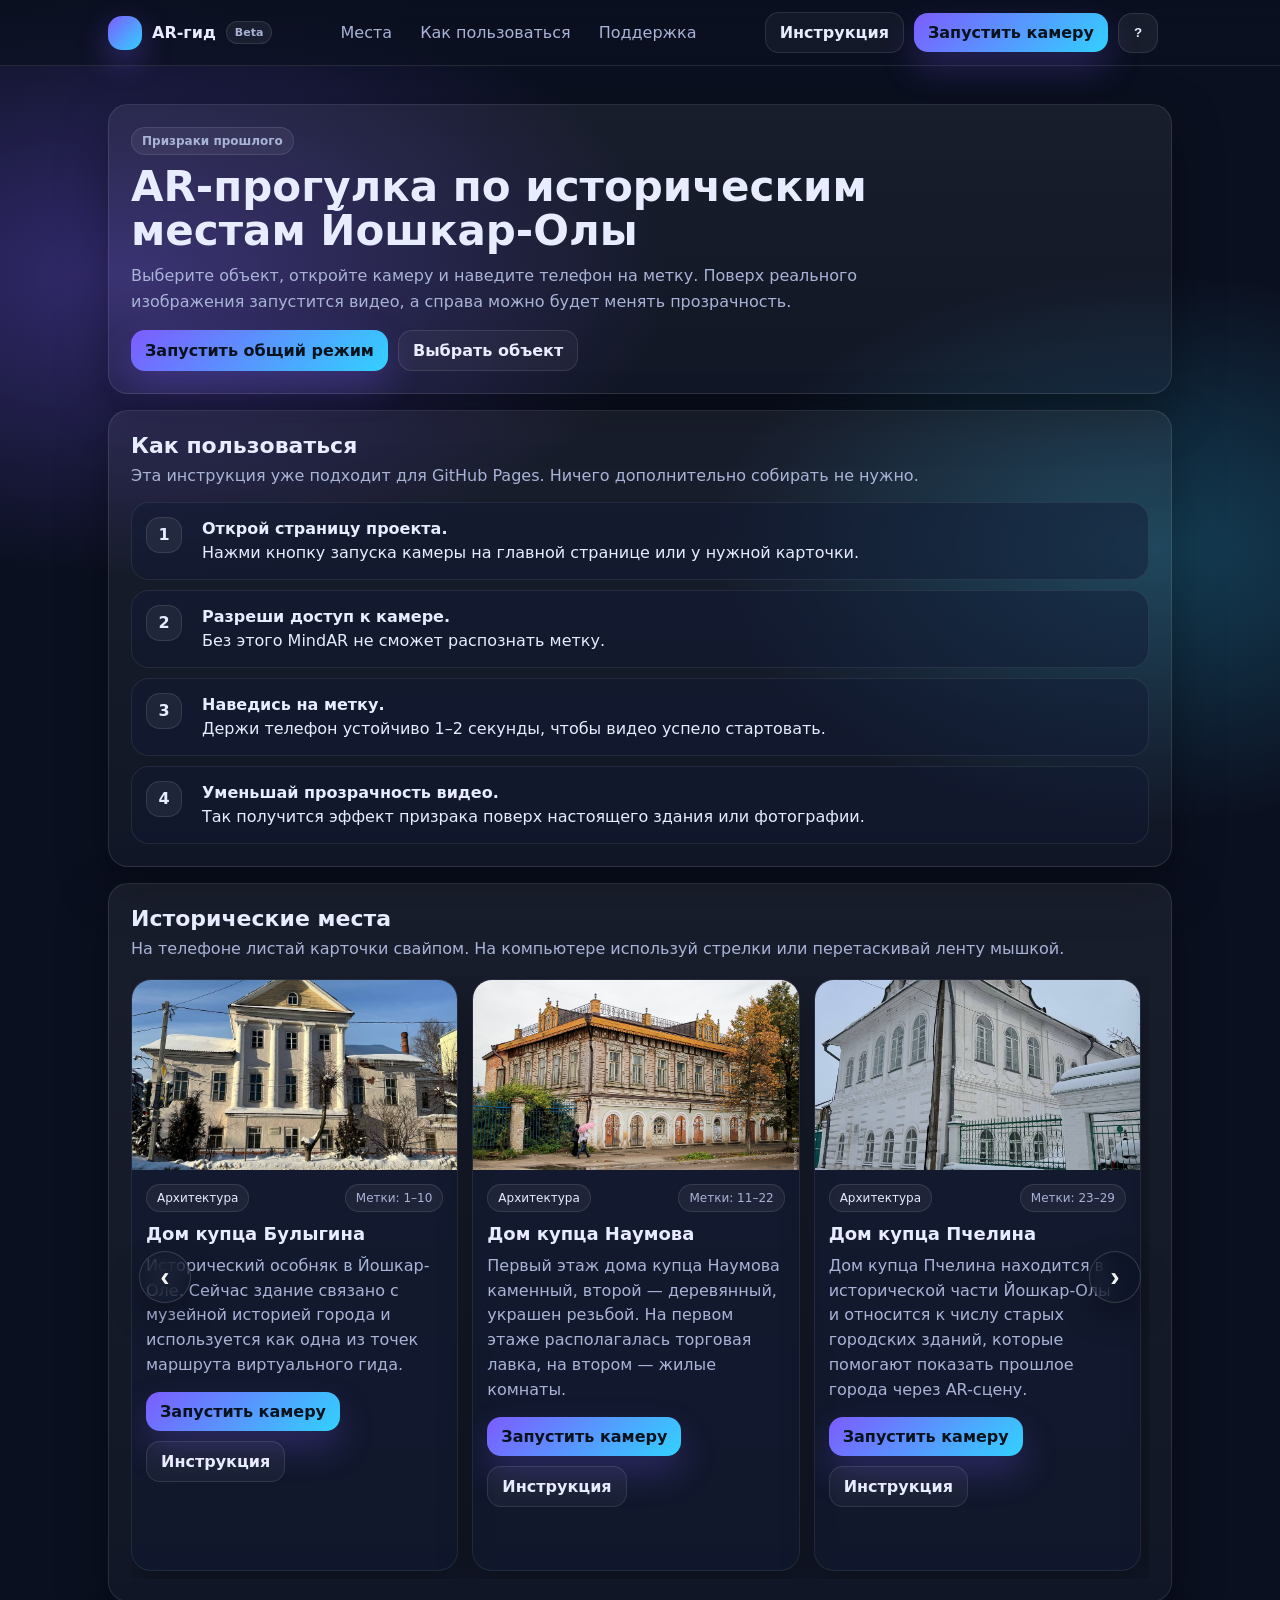
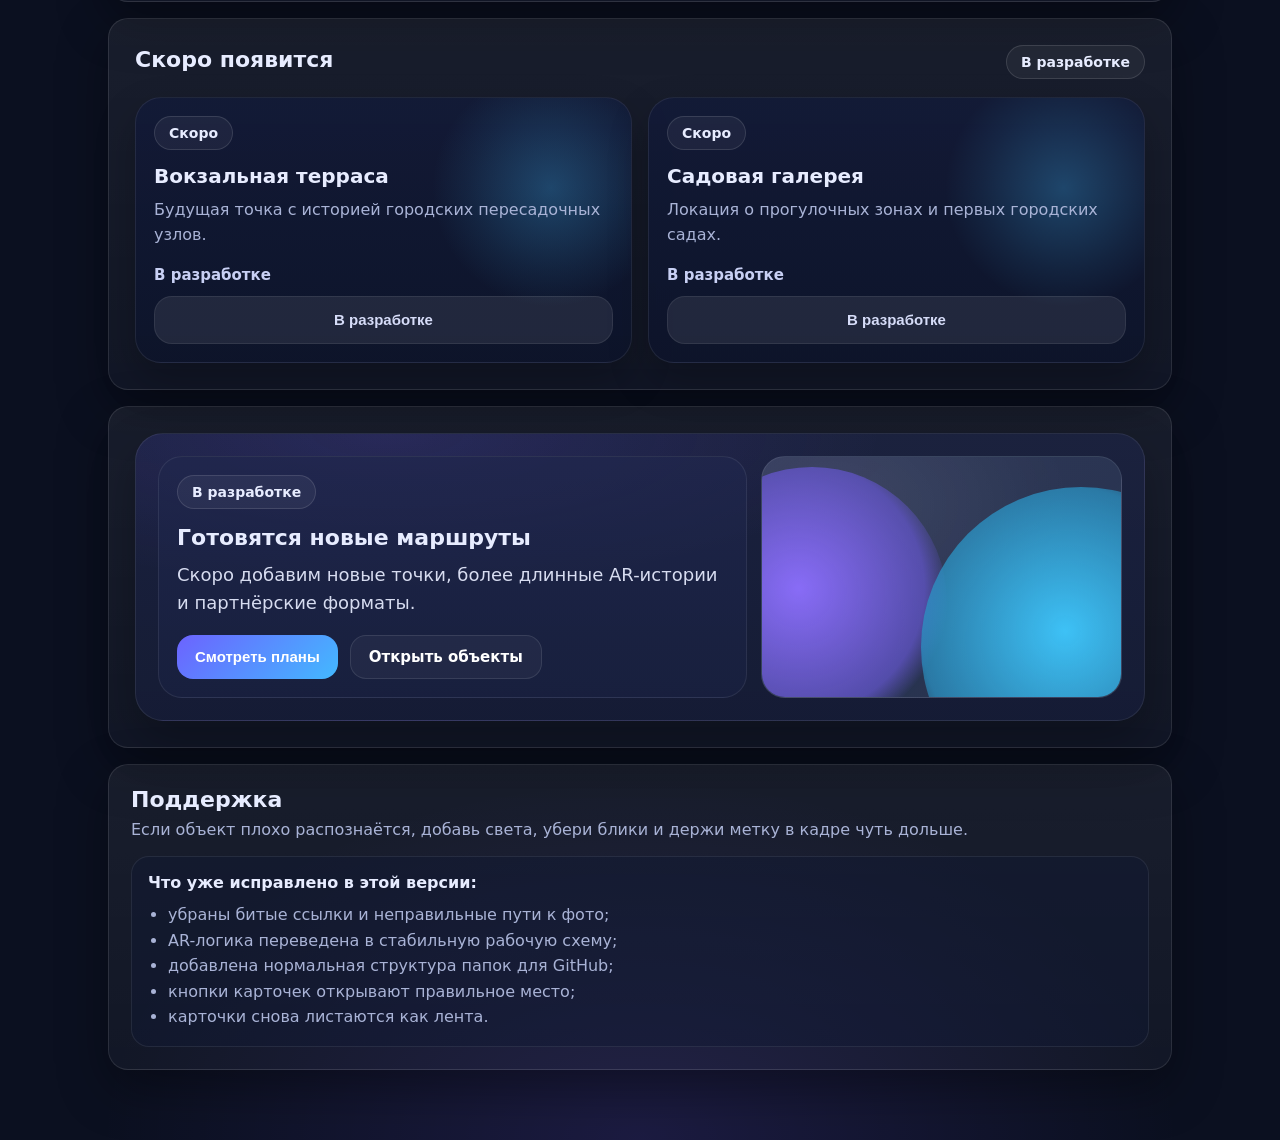
<file: index.html>
<!doctype html>
<html lang="ru">
<head>
  <meta charset="utf-8">
  <meta name="viewport" content="width=device-width, initial-scale=1">
  <title>AR-гид по Йошкар-Оле</title>
  <meta name="description" content="AR-гид по историческим местам Йошкар-Олы с видео поверх реального изображения.">
  <link rel="stylesheet" href="styles.css">
</head>
<body>
  <header class="topbar">
    <div class="topbar__inner">
      <a class="brand" href="index.html" aria-label="На главную">
        <span class="brand__logo" aria-hidden="true"></span>
        <span class="brand__text">AR-гид</span>
        <span class="brand__badge">Beta</span>
      </a>

      <nav class="nav" aria-label="Основная навигация">
        <a class="nav__link" href="#places">Места</a>
        <a class="nav__link" href="#how">Как пользоваться</a>
        <a class="nav__link" href="#support">Поддержка</a>
      </nav>

      <div class="actions">
        <a class="btn btn--ghost" href="#how">Инструкция</a>
        <a class="btn btn--primary" href="camera.html">Запустить камеру</a>
        <button class="iconbtn" type="button" aria-label="Справка" id="helpBtn">?</button>
      </div>

      <button class="burger" type="button" aria-label="Открыть меню" aria-expanded="false">
        <span></span><span></span><span></span>
      </button>
    </div>

    <div class="drawer" hidden>
      <a class="drawer__link" href="#places">Места</a>
      <a class="drawer__link" href="#how">Как пользоваться</a>
      <a class="drawer__link" href="#support">Поддержка</a>
      <div class="drawer__actions">
        <a class="btn btn--ghost" href="#how">Инструкция</a>
        <a class="btn btn--primary" href="camera.html">Запустить камеру</a>
      </div>
    </div>
  </header>

  <main class="wrap">
    <section class="panel hero">
      <p class="eyebrow">Призраки прошлого</p>
      <h1 class="hero__title">AR-прогулка по историческим местам Йошкар-Олы</h1>
      <p class="hero__text">
        Выберите объект, откройте камеру и наведите телефон на метку. Поверх реального изображения запустится видео, а справа можно будет менять прозрачность.
      </p>
      <div class="hero__actions">
        <a class="btn btn--primary" href="camera.html">Запустить общий режим</a>
        <a class="btn btn--ghost" href="#places">Выбрать объект</a>
      </div>
    </section>

    <section class="panel" id="how">
      <div class="sectionHead">
        <h2 class="section__title">Как пользоваться</h2>
        <p class="section__text">Эта инструкция уже подходит для GitHub Pages. Ничего дополнительно собирать не нужно.</p>
      </div>
      <ol class="steps">
        <li class="step"><span class="step__num">1</span><div><strong>Открой страницу проекта.</strong><br>Нажми кнопку запуска камеры на главной странице или у нужной карточки.</div></li>
        <li class="step"><span class="step__num">2</span><div><strong>Разреши доступ к камере.</strong><br>Без этого MindAR не сможет распознать метку.</div></li>
        <li class="step"><span class="step__num">3</span><div><strong>Наведись на метку.</strong><br>Держи телефон устойчиво 1–2 секунды, чтобы видео успело стартовать.</div></li>
        <li class="step"><span class="step__num">4</span><div><strong>Уменьшай прозрачность видео.</strong><br>Так получится эффект призрака поверх настоящего здания или фотографии.</div></li>
      </ol>
    </section>

    <section class="panel" id="places">
      <div class="sectionHead">
        <h2 class="section__title">Исторические места</h2>
        <p class="section__text">На телефоне листай карточки свайпом. На компьютере используй стрелки или перетаскивай ленту мышкой.</p>
      </div>

      <div class="placeCarousel">
        <button class="carouselBtn carouselBtn--prev" id="placesPrev" type="button" aria-label="Предыдущие карточки" hidden>&#8249;</button>
        <div class="placeGrid" id="placeGrid"></div>
        <button class="carouselBtn carouselBtn--next" id="placesNext" type="button" aria-label="Следующие карточки" hidden>&#8250;</button>
      </div>
    </section>

    <section class="panel soonSection" id="soon">
      <div class="soonSection__head">
        <h2 class="section__title">Скоро появится</h2>
        <span class="soonBadge">В разработке</span>
      </div>

      <div class="soonGrid">
        <article class="soonCard">
          <div class="soonCard__bg"></div>
          <div class="soonCard__content">
            <span class="soonCard__tag">Скоро</span>
            <h3 class="soonCard__title">Вокзальная терраса</h3>
            <p class="soonCard__text">
              Будущая точка с историей городских пересадочных узлов.
            </p>
            <div class="soonCard__status">В разработке</div>
            <button class="soonCard__button" type="button" disabled>В разработке</button>
          </div>
        </article>

        <article class="soonCard">
          <div class="soonCard__bg"></div>
          <div class="soonCard__content">
            <span class="soonCard__tag">Скоро</span>
            <h3 class="soonCard__title">Садовая галерея</h3>
            <p class="soonCard__text">
              Локация о прогулочных зонах и первых городских садах.
            </p>
            <div class="soonCard__status">В разработке</div>
            <button class="soonCard__button" type="button" disabled>В разработке</button>
          </div>
        </article>
      </div>
    </section>

    <section class="panel roadmapSection">
      <div class="roadmapCard">
        <div class="roadmapCard__left">
          <span class="roadmapCard__tag">В разработке</span>
          <h2 class="roadmapCard__title">Готовятся новые маршруты</h2>
          <p class="roadmapCard__text">
            Скоро добавим новые точки, более длинные AR-истории и партнёрские форматы.
          </p>

          <div class="roadmapCard__actions">
            <button class="roadmapBtn roadmapBtn--primary" type="button" disabled>Смотреть планы</button>
            <a class="roadmapBtn roadmapBtn--ghost" href="#places">Открыть объекты</a>
          </div>
        </div>

        <div class="roadmapCard__art" aria-hidden="true">
          <div class="roadmapShape roadmapShape--purple"></div>
          <div class="roadmapShape roadmapShape--blue"></div>
        </div>
      </div>
    </section>

    <section class="panel" id="support">
      <div class="sectionHead">
        <h2 class="section__title">Поддержка</h2>
        <p class="section__text">Если объект плохо распознаётся, добавь света, убери блики и держи метку в кадре чуть дольше.</p>
      </div>
      <div class="supportBox">
        <div>
          <strong>Что уже исправлено в этой версии:</strong>
          <ul class="supportList">
            <li>убраны битые ссылки и неправильные пути к фото;</li>
            <li>AR-логика переведена в стабильную рабочую схему;</li>
            <li>добавлена нормальная структура папок для GitHub;</li>
            <li>кнопки карточек открывают правильное место;</li>
            <li>карточки снова листаются как лента.</li>
          </ul>
        </div>
      </div>
    </section>
  </main>

  <script src="places.js"></script>
  <script src="header.js"></script>
  <script src="index.js"></script>
</body>
</html>
</file>
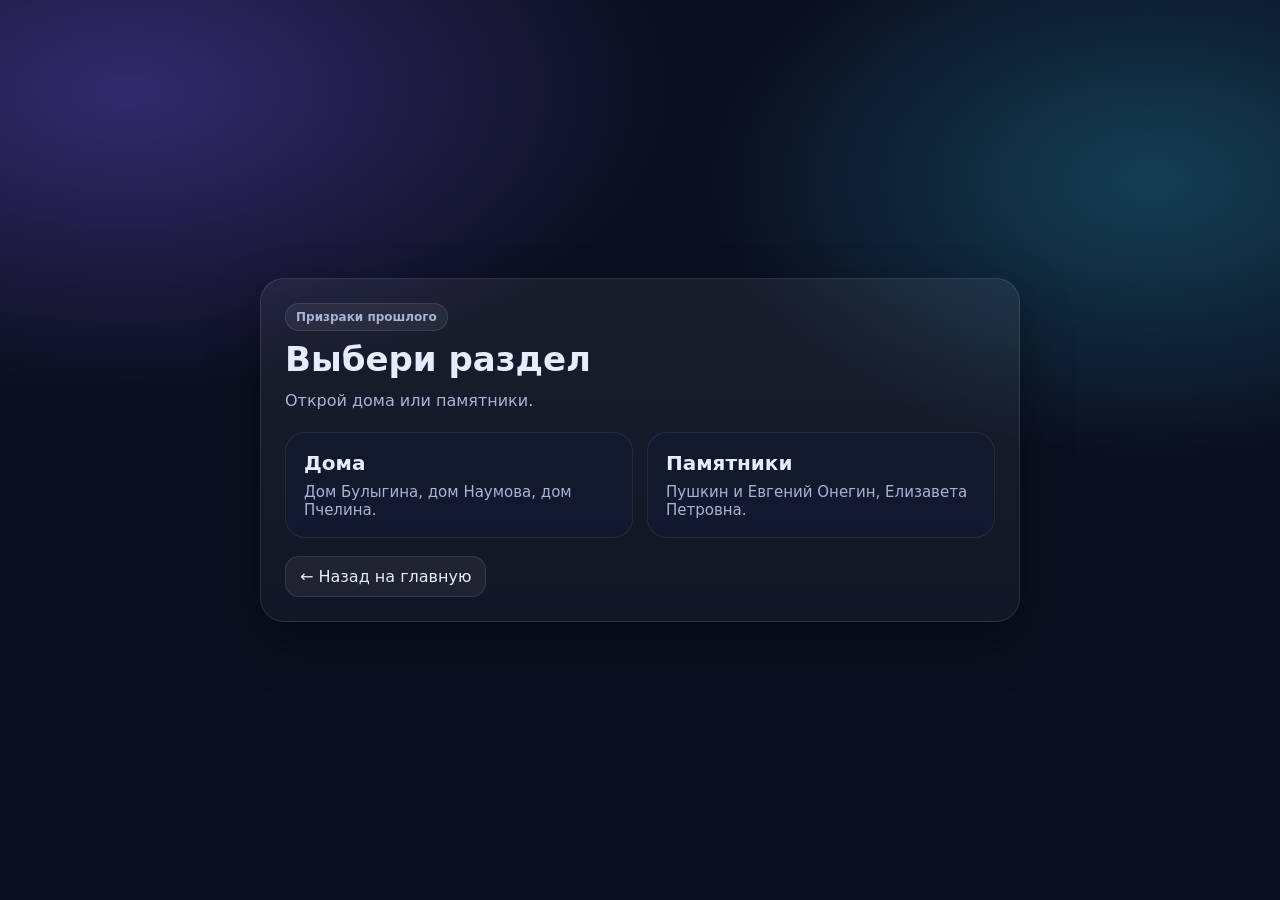
<file: camera.html>
<!DOCTYPE html>
<html lang="ru">
<head>
  <meta charset="utf-8">
  <title>AR — выбор раздела</title>
  <meta name="viewport" content="width=device-width, initial-scale=1">
  <style>
    :root{
      --bg:#0b1020;
      --text:#e7ecff;
      --muted:#a9b3d6;
      --stroke:rgba(255,255,255,.10);
      --accent:#7c5cff;
      --accent2:#32d1ff;
    }
    *{box-sizing:border-box;}
    body{
      margin:0;
      min-height:100vh;
      font-family:system-ui,-apple-system,Segoe UI,Roboto,Arial,sans-serif;
      color:var(--text);
      background:
        radial-gradient(900px 500px at 10% 10%, rgba(124,92,255,.35), transparent 60%),
        radial-gradient(800px 500px at 90% 20%, rgba(50,209,255,.24), transparent 55%),
        var(--bg);
      display:flex;
      align-items:center;
      justify-content:center;
      padding:20px;
    }
    .panel{
      width:min(760px, 100%);
      padding:24px;
      border-radius:24px;
      border:1px solid var(--stroke);
      background:linear-gradient(180deg, rgba(255,255,255,.06), rgba(255,255,255,.03));
      box-shadow:0 20px 50px rgba(0,0,0,.35);
    }
    .eyebrow{
      display:inline-flex;
      padding:6px 10px;
      border-radius:999px;
      background:rgba(255,255,255,.06);
      border:1px solid rgba(255,255,255,.10);
      color:var(--muted);
      font-size:12px;
      font-weight:800;
      margin-bottom:10px;
    }
    h1{
      margin:0 0 10px;
      font-size:34px;
      line-height:1.1;
    }
    p{
      margin:0 0 18px;
      color:var(--muted);
      line-height:1.6;
    }
    .grid{
      display:grid;
      grid-template-columns:repeat(2, minmax(0, 1fr));
      gap:14px;
      margin-top:16px;
    }
    .card{
      display:block;
      padding:18px;
      border-radius:20px;
      border:1px solid rgba(255,255,255,.08);
      background:rgba(17,26,51,.45);
      color:var(--text);
      text-decoration:none;
    }
    .card:hover{
      transform:translateY(-1px);
      filter:brightness(1.05);
    }
    .card__title{
      margin:0 0 8px;
      font-size:20px;
      font-weight:800;
    }
    .card__text{
      margin:0;
      font-size:15px;
      color:var(--muted);
    }
    .back{
      display:inline-flex;
      margin-top:18px;
      color:var(--text);
      text-decoration:none;
      padding:10px 14px;
      border-radius:14px;
      border:1px solid rgba(255,255,255,.10);
      background:rgba(255,255,255,.05);
    }
    @media (max-width:700px){
      h1{font-size:28px;}
      .grid{grid-template-columns:1fr;}
    }
  </style>
</head>
<body>
  <div class="panel">
    <div class="eyebrow">Призраки прошлого</div>
    <h1>Выбери раздел</h1>
    <p id="infoText">Открой дома или памятники.</p>

    <div class="grid" id="chooser">
      <a class="card" href="camera-homes.html">
        <div class="card__title">Дома</div>
        <div class="card__text">Дом Булыгина, дом Наумова, дом Пчелина.</div>
      </a>

      <a class="card" href="camera-monuments.html">
        <div class="card__title">Памятники</div>
        <div class="card__text">Пушкин и Евгений Онегин, Елизавета Петровна.</div>
      </a>
    </div>

    <a class="back" href="index.html">← Назад на главную</a>
  </div>

  <script src="places.js"></script>
  <script>
    (function () {
      const url = new URL(window.location.href);
      const placeSlug = url.searchParams.get("place") || "";
      const groupSlug = url.searchParams.get("group") || "";
      const infoText = document.getElementById("infoText");

      if (placeSlug) {
        const place = window.getPlaceBySlug(placeSlug);

        if (place && place.enabled) {
          if (place.group === "homes") {
            window.location.replace(`camera-homes.html?place=${encodeURIComponent(place.slug)}`);
            return;
          }

          if (place.group === "monuments") {
            window.location.replace(`camera-monuments.html?place=${encodeURIComponent(place.slug)}`);
            return;
          }
        }

        infoText.textContent = "Объект не найден. Выбери раздел вручную.";
        return;
      }

      if (groupSlug === "homes") {
        window.location.replace("camera-homes.html");
        return;
      }

      if (groupSlug === "monuments") {
        window.location.replace("camera-monuments.html");
        return;
      }
    })();
  </script>
</body>
</html>
</file>
<file: styles.css>
:root{
  --bg:#0b1020;
  --panel:#111a33;
  --panelSoft:rgba(255,255,255,.04);
  --text:#e7ecff;
  --muted:#a9b3d6;
  --stroke:rgba(255,255,255,.10);
  --accent:#7c5cff;
  --accent2:#32d1ff;
  --radius:20px;
  --shadow:0 18px 50px rgba(0,0,0,.35);
}

*{box-sizing:border-box;}
html{scroll-behavior:smooth;}
body{
  margin:0;
  font-family:system-ui,-apple-system,Segoe UI,Roboto,Arial,sans-serif;
  color:var(--text);
  background:
    radial-gradient(900px 500px at 10% 10%, rgba(124,92,255,.35), transparent 60%),
    radial-gradient(800px 500px at 90% 20%, rgba(50,209,255,.24), transparent 55%),
    radial-gradient(900px 600px at 50% 100%, rgba(124,92,255,.15), transparent 60%),
    var(--bg);
}
a{color:inherit;text-decoration:none;}
img{max-width:100%;}

.topbar{
  position:sticky;
  top:0;
  z-index:50;
  backdrop-filter:blur(12px);
  background:linear-gradient(180deg, rgba(11,16,32,.84), rgba(11,16,32,.62));
  border-bottom:1px solid var(--stroke);
}
.topbar__inner{
  max-width:1100px;
  margin:0 auto;
  padding:12px 18px;
  display:grid;
  grid-template-columns:auto 1fr auto auto;
  gap:14px;
  align-items:center;
}
.brand{display:flex;align-items:center;gap:10px;font-weight:800;white-space:nowrap;}
.brand__logo{
  width:34px;height:34px;border-radius:14px;
  background:linear-gradient(135deg,var(--accent),var(--accent2));
  box-shadow:0 12px 30px rgba(124,92,255,.35);
}
.brand__badge{
  padding:4px 8px;border-radius:999px;border:1px solid var(--stroke);
  background:rgba(255,255,255,.06);color:var(--muted);font-size:11px;
}
.nav{display:flex;justify-content:center;gap:6px;}
.nav__link,.footer__link{
  color:var(--muted);padding:8px 10px;border-radius:12px;border:1px solid transparent;
}
.nav__link:hover,.footer__link:hover{
  color:var(--text);
  background:rgba(255,255,255,.06);
  border-color:rgba(255,255,255,.08);
}
.actions{display:flex;align-items:center;gap:10px;justify-content:flex-end;}
.btn{
  display:inline-flex;align-items:center;justify-content:center;gap:8px;
  padding:10px 14px;border-radius:14px;border:1px solid var(--stroke);
  background:rgba(255,255,255,.06);color:var(--text);font-weight:700;cursor:pointer;
}
.btn:hover{filter:brightness(1.06);transform:translateY(-1px);}
.btn--primary{
  background:linear-gradient(135deg,var(--accent),var(--accent2));
  border:none;color:#07121d;box-shadow:0 16px 34px rgba(124,92,255,.25);
}
.btn--ghost{background:rgba(255,255,255,.04);}
.btn--disabled{
  background:rgba(255,255,255,.03);
  color:#7f8ab2;
  cursor:not-allowed;
}
.iconbtn,.burger{
  width:40px;height:40px;border-radius:14px;border:1px solid var(--stroke);
  background:rgba(255,255,255,.06);color:var(--text);cursor:pointer;
}
.iconbtn{font-weight:800;}
.burger{display:none;padding:10px;}
.burger span{
  display:block;height:2px;width:100%;
  background:rgba(231,236,255,.85);border-radius:99px;
}
.drawer{max-width:1100px;margin:0 auto;padding:0 18px 14px;}
.drawer__link{
  display:block;margin-top:8px;padding:12px;border-radius:14px;
  border:1px solid rgba(255,255,255,.08);background:rgba(255,255,255,.04);
}
.drawer__actions{display:flex;gap:10px;flex-wrap:wrap;margin-top:12px;}

.wrap{max-width:1100px;margin:0 auto;padding:22px 18px 70px;}
.panel{
  margin-top:16px;padding:22px;border-radius:var(--radius);border:1px solid var(--stroke);
  background:linear-gradient(180deg, rgba(255,255,255,.06), rgba(255,255,255,.03));
  box-shadow:var(--shadow);
}
.eyebrow{
  display:inline-flex;margin:0 0 10px;padding:6px 10px;border-radius:999px;
  background:rgba(255,255,255,.06);border:1px solid rgba(255,255,255,.10);
  color:var(--muted);font-size:12px;font-weight:800;
}
.hero__title{margin:0 0 10px;font-size:42px;line-height:1.05;max-width:800px;}
.hero__text{margin:0 0 16px;color:var(--muted);line-height:1.6;max-width:780px;}
.hero__actions{display:flex;gap:10px;flex-wrap:wrap;}
.sectionHead{margin-bottom:14px;}
.section__title{margin:0 0 6px;font-size:22px;}
.section__text{margin:0;color:var(--muted);line-height:1.5;}

.steps{
  list-style:none;
  padding:0;
  margin:0;
  display:grid;
  gap:10px;
}
.step{
  display:grid;
  grid-template-columns:44px 1fr;
  gap:12px;
  align-items:start;
  padding:14px;
  border-radius:18px;
  border:1px solid rgba(255,255,255,.08);
  background:rgba(17,26,51,.45);
  line-height:1.5;
}
.step__num{
  width:36px;height:36px;border-radius:14px;display:grid;place-items:center;font-weight:800;
  background:rgba(255,255,255,.06);border:1px solid rgba(255,255,255,.10);
}

/* ===== КАРУСЕЛЬ КАРТОЧЕК ===== */

.placeCarousel{
  position:relative;
}

.placeGrid{
  display:flex;
  gap:14px;
  overflow-x:auto;
  scroll-snap-type:x mandatory;
  scroll-behavior:smooth;
  padding:4px 4px 8px;
  -ms-overflow-style:none;
  scrollbar-width:none;
  cursor:grab;
}

.placeGrid::-webkit-scrollbar{
  display:none;
}

.placeGrid.isDragging{
  cursor:grabbing;
  scroll-behavior:auto;
  user-select:none;
}

.placeCard{
  flex:0 0 calc((100% - 28px) / 3);
  max-width:calc((100% - 28px) / 3);
  min-width:calc((100% - 28px) / 3);
  scroll-snap-align:start;
  overflow:hidden;
  border-radius:20px;
  border:1px solid rgba(255,255,255,.08);
  background:rgba(17,26,51,.45);
  box-shadow:0 14px 34px rgba(0,0,0,.25);
}

.placeCard__media{
  height:190px;
  background:rgba(255,255,255,.04);
}

.placeCard__img{
  width:100%;
  height:100%;
  object-fit:cover;
  display:block;
}

.placeCard__body{padding:14px;}
.placeCard__top{
  display:flex;
  justify-content:space-between;
  gap:10px;
  align-items:flex-start;
  margin-bottom:10px;
}
.placeCard__tag,.placeCard__meta{
  display:inline-flex;
  padding:6px 10px;
  border-radius:999px;
  font-size:12px;
  border:1px solid rgba(255,255,255,.10);
  background:rgba(255,255,255,.05);
}
.placeCard__tag{color:var(--text);}
.placeCard__meta{color:var(--muted);}
.placeCard__title{margin:0 0 8px;font-size:18px;line-height:1.3;}
.placeCard__desc{margin:0;color:var(--muted);line-height:1.55;min-height:96px;}
.placeCard__actions{display:flex;gap:10px;flex-wrap:wrap;margin-top:14px;}

.carouselBtn{
  position:absolute;
  top:50%;
  transform:translateY(-50%);
  z-index:3;
  width:52px;
  height:52px;
  border-radius:999px;
  border:1px solid rgba(255,255,255,.16);
  background:rgba(11,16,32,.36);
  backdrop-filter:blur(12px);
  color:rgba(255,255,255,.95);
  font-size:28px;
  font-weight:800;
  line-height:1;
  display:grid;
  place-items:center;
  cursor:pointer;
  box-shadow:0 14px 32px rgba(0,0,0,.28);
}

.carouselBtn:hover{
  background:rgba(255,255,255,.14);
}

.carouselBtn--prev{left:8px;}
.carouselBtn--next{right:8px;}

.carouselBtn[disabled]{
  opacity:.35;
  cursor:default;
}

/* ===== СКОРО ПОЯВИТСЯ ===== */

.soonSection{
  padding:26px;
}

.soonSection__head{
  display:flex;
  align-items:center;
  justify-content:space-between;
  gap:12px;
  margin-bottom:18px;
}

.soonBadge{
  display:inline-flex;
  align-items:center;
  justify-content:center;
  padding:8px 14px;
  border-radius:999px;
  border:1px solid rgba(255,255,255,.12);
  background:rgba(255,255,255,.05);
  color:var(--text);
  font-size:14px;
  font-weight:800;
}

.soonGrid{
  display:grid;
  grid-template-columns:repeat(2, minmax(0, 1fr));
  gap:16px;
}

.soonCard{
  position:relative;
  overflow:hidden;
  min-height:240px;
  border-radius:26px;
  border:1px solid rgba(255,255,255,.08);
  background:
    linear-gradient(180deg, rgba(18,26,56,.86), rgba(13,20,43,.88));
  box-shadow:0 18px 40px rgba(0,0,0,.24);
}

.soonCard__bg{
  position:absolute;
  top:-30px;
  right:-40px;
  width:240px;
  height:240px;
  border-radius:50%;
  background:radial-gradient(circle at 50% 50%, rgba(65,189,255,.28), rgba(65,189,255,.08) 48%, transparent 70%);
  pointer-events:none;
}

.soonCard__content{
  position:relative;
  z-index:1;
  height:100%;
  padding:18px;
  display:flex;
  flex-direction:column;
  border-radius:26px;
}

.soonCard__tag{
  align-self:flex-start;
  display:inline-flex;
  align-items:center;
  justify-content:center;
  padding:8px 14px;
  border-radius:999px;
  border:1px solid rgba(255,255,255,.12);
  background:rgba(255,255,255,.05);
  color:var(--text);
  font-size:14px;
  font-weight:800;
  margin-bottom:14px;
}

.soonCard__title{
  margin:0 0 10px;
  font-size:20px;
  line-height:1.2;
  color:var(--text);
}

.soonCard__text{
  margin:0 0 18px;
  color:var(--muted);
  line-height:1.55;
  font-size:16px;
  max-width:520px;
}

.soonCard__status{
  margin-top:auto;
  margin-bottom:12px;
  font-size:15px;
  font-weight:800;
  color:#c8d0f4;
}

.soonCard__button{
  width:100%;
  min-height:48px;
  border:none;
  border-radius:18px;
  background:rgba(255,255,255,.08);
  color:#d6dcf8;
  font-size:15px;
  font-weight:800;
  cursor:not-allowed;
  box-shadow:inset 0 0 0 1px rgba(255,255,255,.08);
}

/* ===== БОЛЬШОЙ БЛОК МАРШРУТОВ ===== */

.roadmapSection{
  padding:26px;
}

.roadmapCard{
  display:grid;
  grid-template-columns:minmax(0, 1.55fr) minmax(300px, .95fr);
  gap:14px;
  padding:22px;
  border-radius:28px;
  border:1px solid rgba(255,255,255,.08);
  background:
    radial-gradient(900px 280px at 25% 0%, rgba(124,92,255,.14), transparent 55%),
    linear-gradient(180deg, rgba(28,35,67,.82), rgba(22,29,56,.84));
  box-shadow:0 20px 46px rgba(0,0,0,.26);
}

.roadmapCard__left{
  min-height:230px;
  border-radius:24px;
  border:1px solid rgba(255,255,255,.08);
  background:linear-gradient(180deg, rgba(32,39,77,.72), rgba(25,33,65,.72));
  padding:18px;
  display:flex;
  flex-direction:column;
  justify-content:center;
}

.roadmapCard__tag{
  align-self:flex-start;
  display:inline-flex;
  align-items:center;
  justify-content:center;
  padding:8px 14px;
  border-radius:999px;
  border:1px solid rgba(255,255,255,.12);
  background:rgba(255,255,255,.05);
  color:var(--text);
  font-size:14px;
  font-weight:800;
  margin-bottom:16px;
}

.roadmapCard__title{
  margin:0 0 10px;
  font-size:22px;
  line-height:1.2;
  color:var(--text);
}

.roadmapCard__text{
  margin:0;
  color:var(--text);
  opacity:.92;
  font-size:18px;
  line-height:1.55;
  max-width:620px;
}

.roadmapCard__actions{
  display:flex;
  gap:12px;
  flex-wrap:wrap;
  margin-top:18px;
}

.roadmapBtn{
  display:inline-flex;
  align-items:center;
  justify-content:center;
  min-height:44px;
  padding:0 18px;
  border-radius:16px;
  font-size:15px;
  font-weight:800;
  text-decoration:none;
}

.roadmapBtn--primary{
  border:none;
  background:linear-gradient(135deg, #6c63ff, #43b9ff);
  color:#fff;
  cursor:not-allowed;
}

.roadmapBtn--ghost{
  border:1px solid rgba(255,255,255,.10);
  background:rgba(255,255,255,.04);
  color:#fff;
}

.roadmapCard__art{
  position:relative;
  overflow:hidden;
  min-height:230px;
  border-radius:24px;
  border:1px solid rgba(255,255,255,.08);
  background:
    radial-gradient(120% 120% at 20% 20%, rgba(255,255,255,.08), transparent 55%),
    linear-gradient(135deg, rgba(54,62,97,.75), rgba(44,60,86,.72));
}

.roadmapShape{
  position:absolute;
  border-radius:50%;
  filter:blur(.2px);
}

.roadmapShape--purple{
  width:270px;
  height:270px;
  left:-85px;
  top:10px;
  background:radial-gradient(circle at 45% 45%, rgba(141,111,255,.95), rgba(96,84,196,.78) 60%, rgba(96,84,196,0) 72%);
}

.roadmapShape--blue{
  width:320px;
  height:320px;
  right:-120px;
  bottom:-110px;
  background:radial-gradient(circle at 45% 45%, rgba(63,201,255,.95), rgba(43,145,194,.75) 58%, rgba(43,145,194,0) 72%);
}

.supportBox{
  padding:16px;
  border-radius:18px;
  border:1px solid rgba(255,255,255,.08);
  background:rgba(17,26,51,.45);
}
.supportList{
  margin:10px 0 0;
  padding-left:20px;
  color:var(--muted);
  line-height:1.6;
}

@media (max-width: 920px){
  .topbar__inner{grid-template-columns:auto 1fr auto;}
  .nav,.actions{display:none;}
  .burger{display:flex;align-items:center;justify-content:center;gap:4px;}

  .placeCard{
    flex:0 0 calc((100% - 14px) / 2);
    max-width:calc((100% - 14px) / 2);
    min-width:calc((100% - 14px) / 2);
  }

  .soonGrid{
    grid-template-columns:1fr;
  }

  .roadmapCard{
    grid-template-columns:1fr;
  }

  .roadmapCard__art{
    min-height:220px;
  }
}

@media (max-width: 700px){
  .hero__title{font-size:32px;}

  .placeGrid{
    cursor:auto;
    padding-bottom:6px;
  }

  .placeCard{
    flex:0 0 88%;
    max-width:420px;
    min-width:88%;
  }

  .carouselBtn{
    display:none !important;
  }

  .soonSection,
  .roadmapSection{
    padding:20px;
  }

  .soonSection__head{
    flex-direction:column;
    align-items:flex-start;
  }

  .soonCard{
    min-height:220px;
  }

  .soonCard__title{
    font-size:18px;
  }

  .soonCard__text{
    font-size:15px;
  }

  .roadmapCard{
    padding:14px;
    border-radius:24px;
  }

  .roadmapCard__left,
  .roadmapCard__art{
    min-height:auto;
  }

  .roadmapCard__title{
    font-size:20px;
  }

  .roadmapCard__text{
    font-size:16px;
  }

  .roadmapCard__actions{
    flex-direction:column;
    align-items:stretch;
  }

  .roadmapBtn{
    width:100%;
  }

  .roadmapCard__art{
    min-height:180px;
  }

  .roadmapShape--purple{
    width:220px;
    height:220px;
    left:-70px;
    top:10px;
  }

  .roadmapShape--blue{
    width:250px;
    height:250px;
    right:-90px;
    bottom:-90px;
  }
}
</file>
